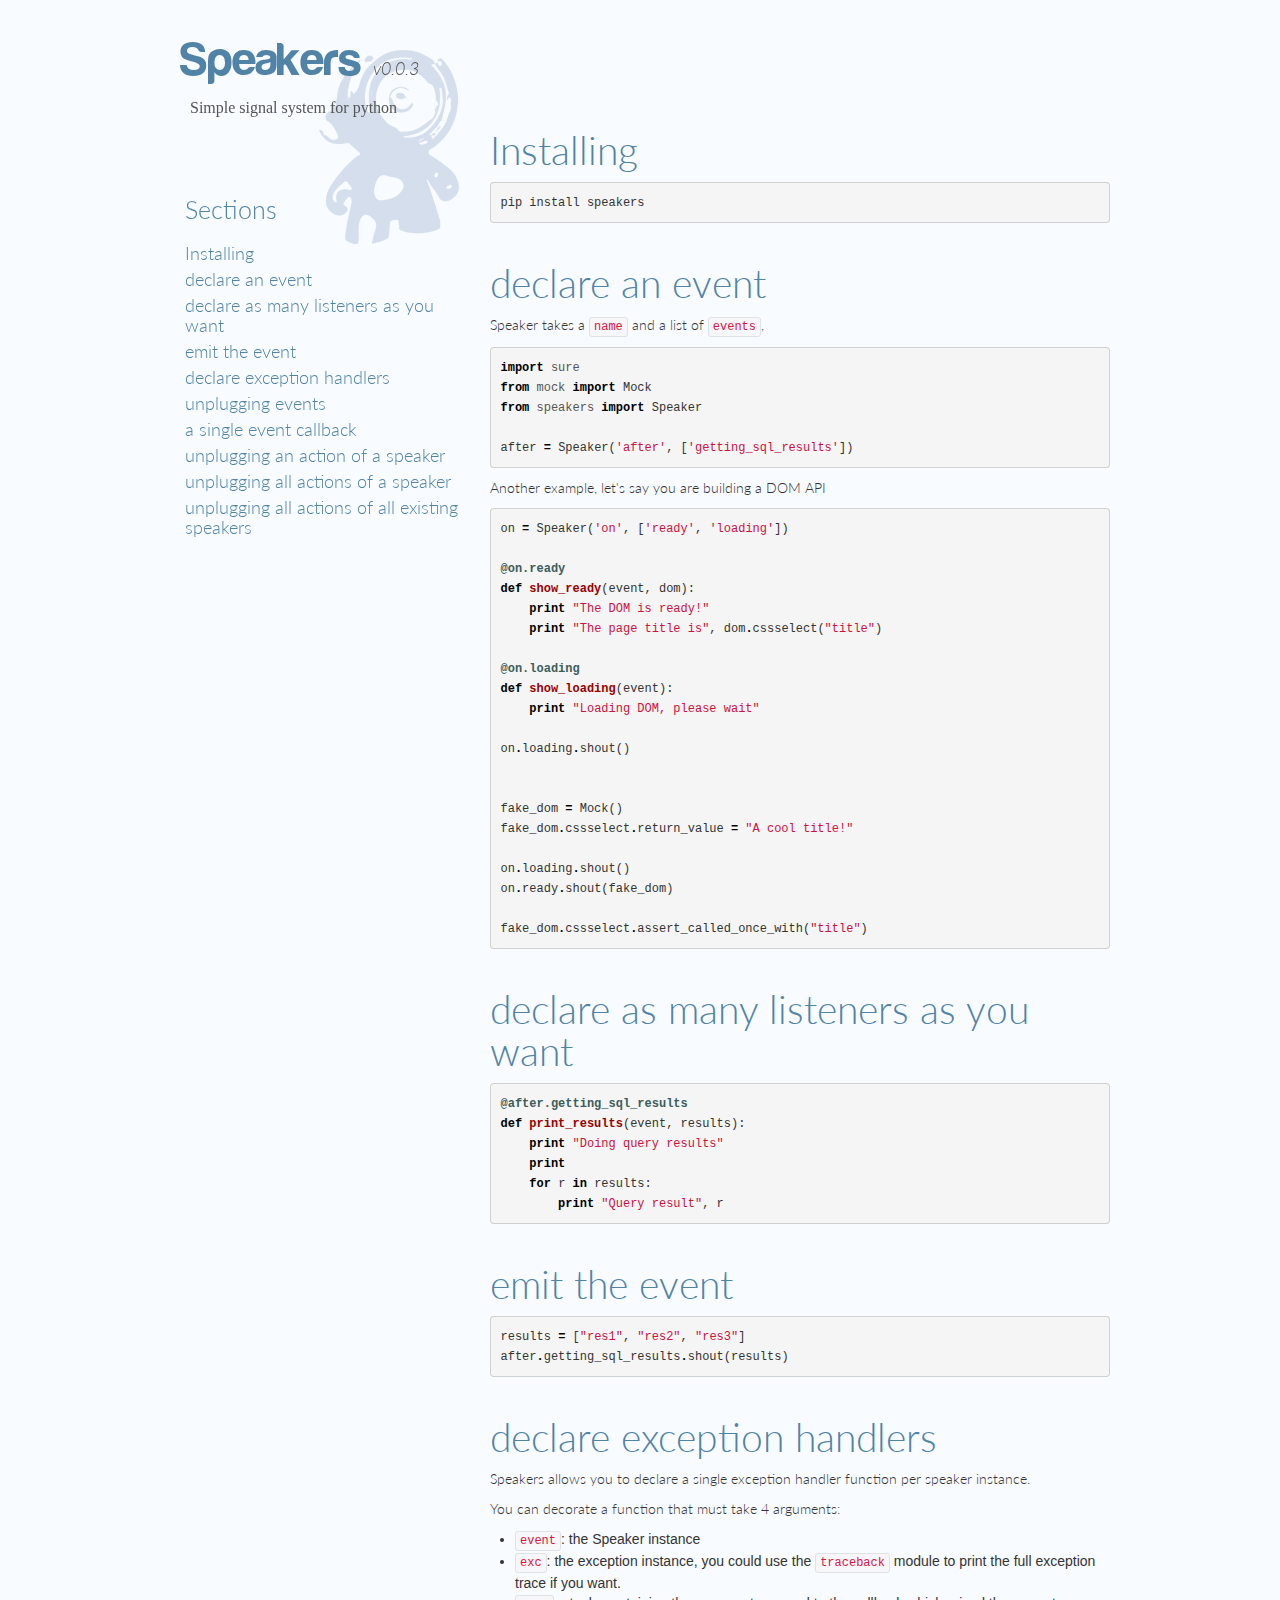
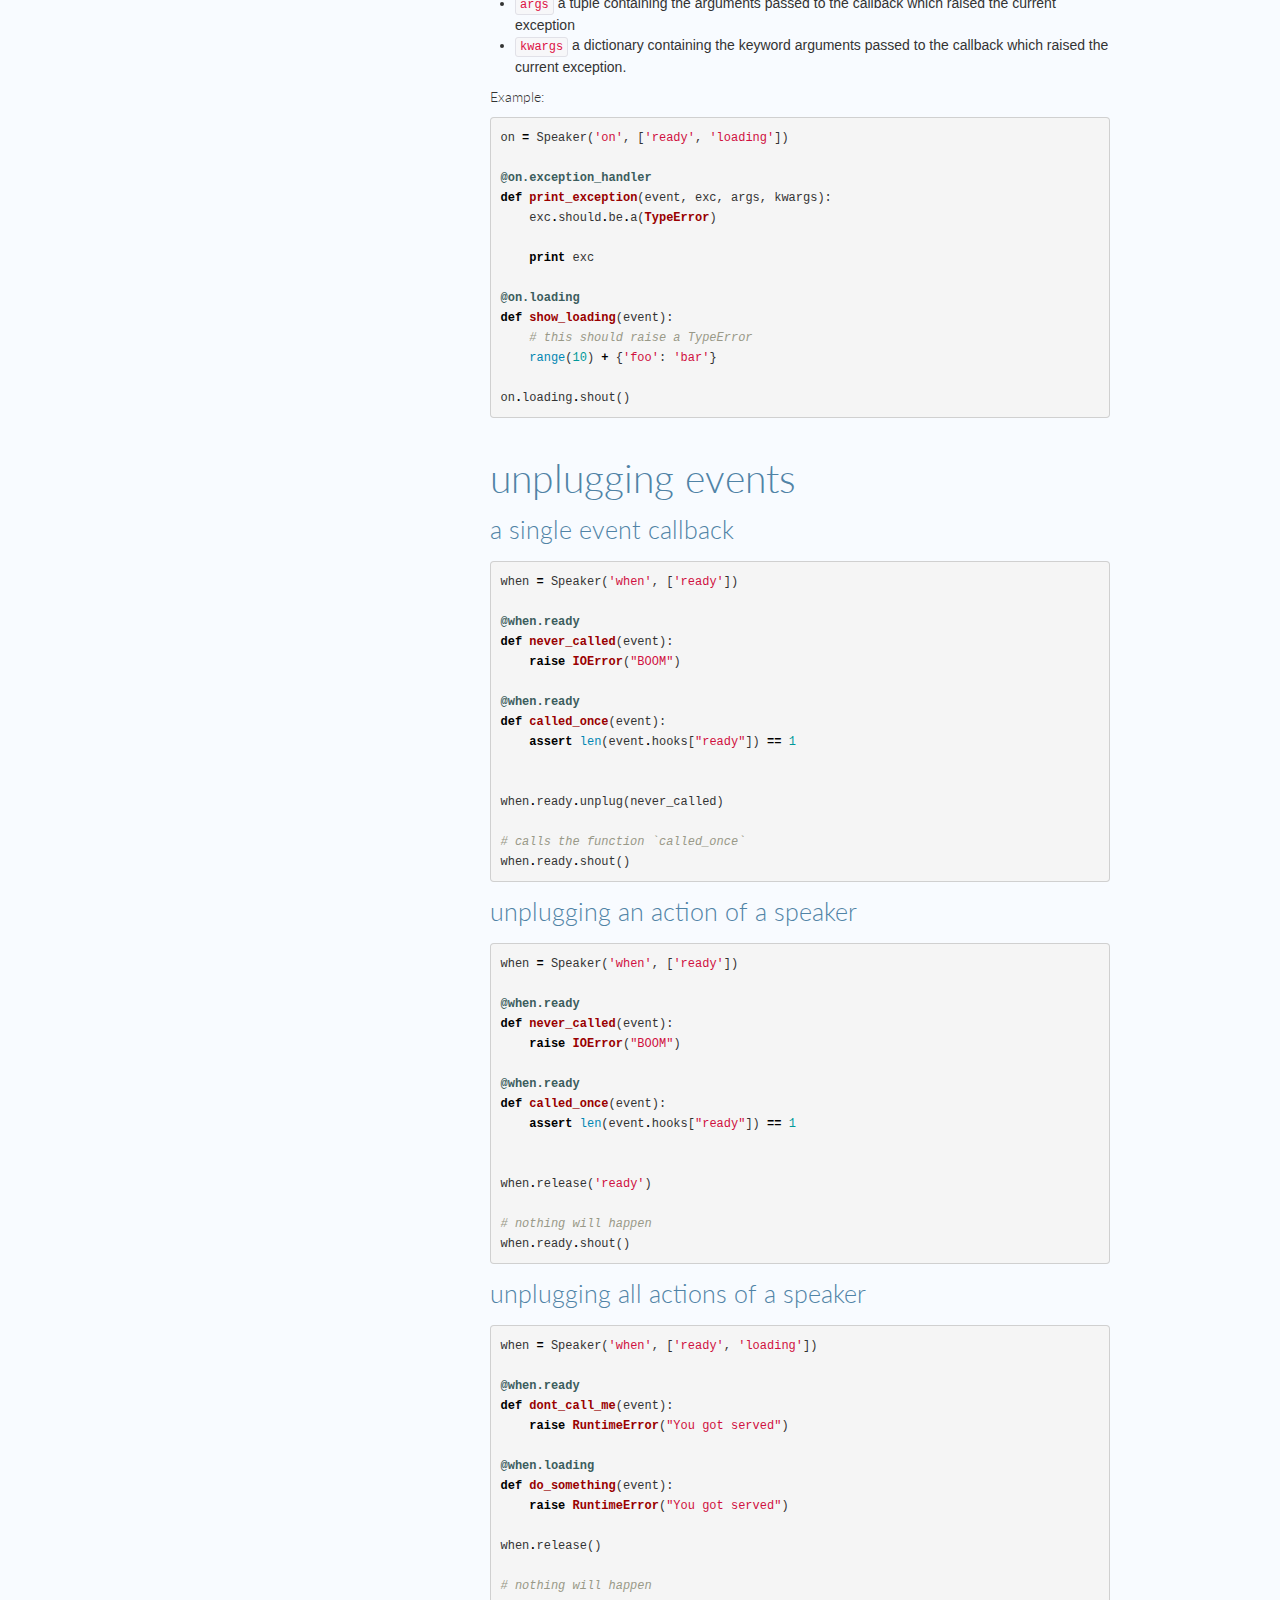
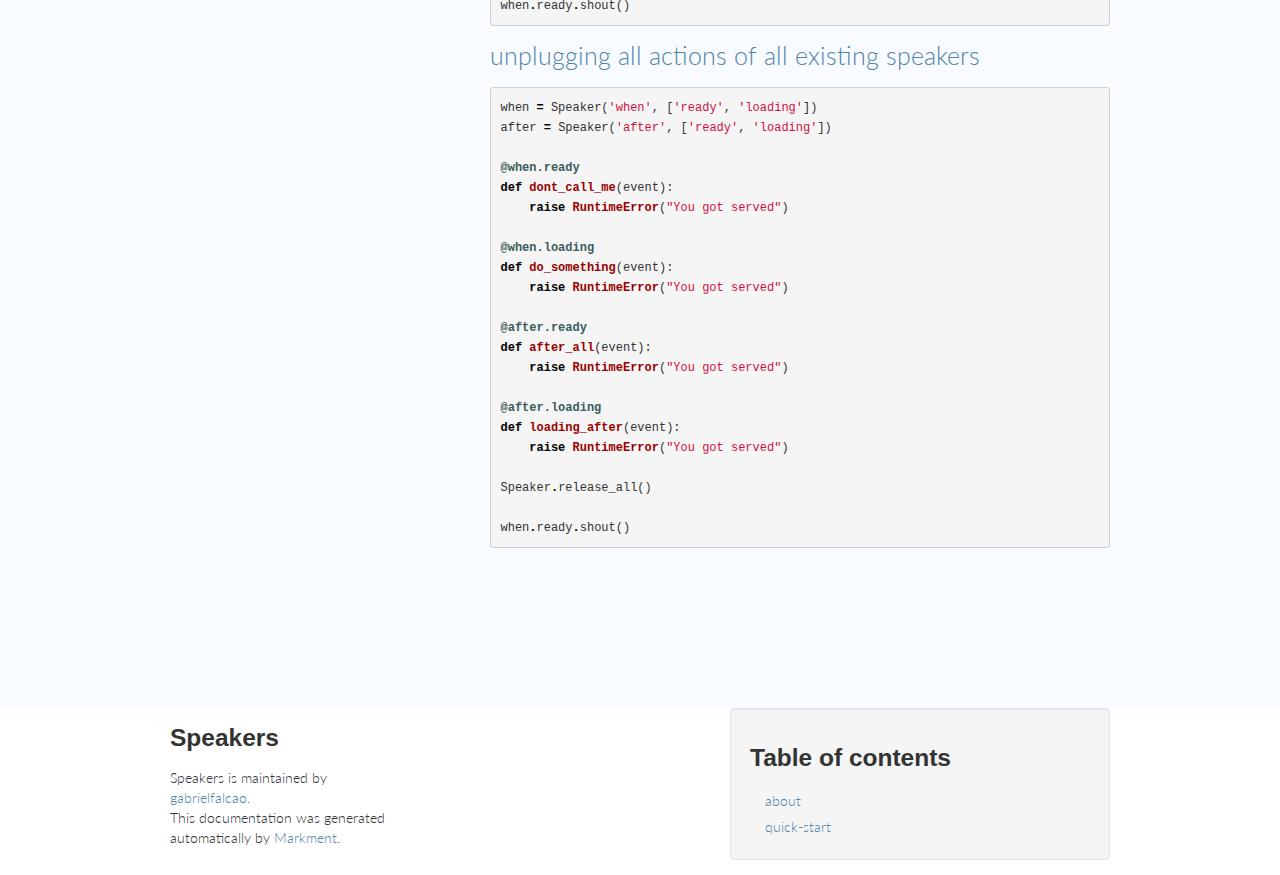
<file: index.html>
<!DOCTYPE html>
<html lang="en">
  <head>
    <meta charset="utf-8">
    <title>Speakers by gabrielfalcao</title>
    <meta name="viewport" content="width=device-width, initial-scale=1.0">
    <link href='http://fonts.googleapis.com/css?family=Lato:100,300,400,700,900' rel='stylesheet' type='text/css'>

    <!-- Loading Bootstrap -->
    <link href="./assets/css/bootstrap.css" rel="stylesheet">
    <link href="./assets/css/markment.css" rel="stylesheet">

    <link href="./assets/css/github.css" rel="stylesheet">
    <link rel="shortcut icon" href="./assets/images/favicon.ico">

    <!-- HTML5 shim, for IE6-8 support of HTML5 elements. All other JS at the end of file. -->
    <!--[if lt IE 9]>
    <script src="js/html5shiv.js"></script>
    <![endif]-->
  </head>
  <body>
<script>
  (function(i,s,o,g,r,a,m){i['GoogleAnalyticsObject']=r;i[r]=i[r]||function(){
  (i[r].q=i[r].q||[]).push(arguments)},i[r].l=1*new Date();a=s.createElement(o),
  m=s.getElementsByTagName(o)[0];a.async=1;a.src=g;m.parentNode.insertBefore(a,m)
  })(window,document,'script','//www.google-analytics.com/analytics.js','ga');

  ga('create', 'UA-1277640-18', 'falcao.it');
  ga('send', 'pageview');

</script>


    <div class="container">
      <div class="logo">
        <h1>Speakers
         <em>v0.0.3</em>
</h1>


        <small>Simple signal system for python</small></h1>
      </div>
      <div class="row">
        <div class="span4">
          <ul class="nav nav-list menu">
            <li><h3><a href="#init">Sections</a></h3></li>
              
                <li>
    <a class="btn-large"
       href="#installing">
       Installing
    </a>
    </li>

  
              
                <li>
    <a class="btn-large"
       href="#declare-an-event">
       declare an event
    </a>
    </li>

  
              
                <li>
    <a class="btn-large"
       href="#declare-as-many-listeners-as-you-want">
       declare as many listeners as you want
    </a>
    </li>

  
              
                <li>
    <a class="btn-large"
       href="#emit-the-event">
       emit the event
    </a>
    </li>

  
              
                <li>
    <a class="btn-large"
       href="#declare-exception-handlers">
       declare exception handlers
    </a>
    </li>

  
              
                <li>
    <a class="btn-large"
       href="#unplugging-events">
       unplugging events
    </a>
    </li>

  
    
      <li>
    <a class="btn-large"
       href="#a-single-event-callback">
       a single event callback
    </a>
    </li>

  
    
      <li>
    <a class="btn-large"
       href="#unplugging-an-action-of-a-speaker">
       unplugging an action of a speaker
    </a>
    </li>

  
    
      <li>
    <a class="btn-large"
       href="#unplugging-all-actions-of-a-speaker">
       unplugging all actions of a speaker
    </a>
    </li>

  
    
      <li>
    <a class="btn-large"
       href="#unplugging-all-actions-of-all-existing-speakers">
       unplugging all actions of all existing speakers
    </a>
    </li>

  
    
  
    
  
              
          </ul>

        </div><!-- .span4 -->
        <div class="span8" style="padding-bottom: 150px;margin-top: 90px;">
          <a href="#init" id="init" name="init"></a>
          <h1 id="installing" name="installing"><a href="#installing">Installing</a></h1><div class="highlight"><pre name="installing-example-1">pip install speakers
</pre></div>
<h1 id="declare-an-event" name="declare-an-event"><a href="#declare-an-event">declare an event</a></h1>
<p>Speaker takes a <code>name</code> and a list of <code>events</code>,</p>
<div class="highlight"><pre name="declare-an-event-example-1"><span class="kn">import</span> <span class="nn">sure</span>
<span class="kn">from</span> <span class="nn">mock</span> <span class="kn">import</span> <span class="n">Mock</span>
<span class="kn">from</span> <span class="nn">speakers</span> <span class="kn">import</span> <span class="n">Speaker</span>

<span class="n">after</span> <span class="o">=</span> <span class="n">Speaker</span><span class="p">(</span><span class="s">'after'</span><span class="p">,</span> <span class="p">[</span><span class="s">'getting_sql_results'</span><span class="p">])</span>
</pre></div>

<p>Another example, let&#39;s say you are building a DOM API</p>
<div class="highlight"><pre name="declare-an-event-example-2"><span class="n">on</span> <span class="o">=</span> <span class="n">Speaker</span><span class="p">(</span><span class="s">'on'</span><span class="p">,</span> <span class="p">[</span><span class="s">'ready'</span><span class="p">,</span> <span class="s">'loading'</span><span class="p">])</span>

<span class="nd">@on.ready</span>
<span class="k">def</span> <span class="nf">show_ready</span><span class="p">(</span><span class="n">event</span><span class="p">,</span> <span class="n">dom</span><span class="p">):</span>
    <span class="k">print</span> <span class="s">"The DOM is ready!"</span>
    <span class="k">print</span> <span class="s">"The page title is"</span><span class="p">,</span> <span class="n">dom</span><span class="o">.</span><span class="n">cssselect</span><span class="p">(</span><span class="s">"title"</span><span class="p">)</span>

<span class="nd">@on.loading</span>
<span class="k">def</span> <span class="nf">show_loading</span><span class="p">(</span><span class="n">event</span><span class="p">):</span>
    <span class="k">print</span> <span class="s">"Loading DOM, please wait"</span>

<span class="n">on</span><span class="o">.</span><span class="n">loading</span><span class="o">.</span><span class="n">shout</span><span class="p">()</span>


<span class="n">fake_dom</span> <span class="o">=</span> <span class="n">Mock</span><span class="p">()</span>
<span class="n">fake_dom</span><span class="o">.</span><span class="n">cssselect</span><span class="o">.</span><span class="n">return_value</span> <span class="o">=</span> <span class="s">"A cool title!"</span>

<span class="n">on</span><span class="o">.</span><span class="n">loading</span><span class="o">.</span><span class="n">shout</span><span class="p">()</span>
<span class="n">on</span><span class="o">.</span><span class="n">ready</span><span class="o">.</span><span class="n">shout</span><span class="p">(</span><span class="n">fake_dom</span><span class="p">)</span>

<span class="n">fake_dom</span><span class="o">.</span><span class="n">cssselect</span><span class="o">.</span><span class="n">assert_called_once_with</span><span class="p">(</span><span class="s">"title"</span><span class="p">)</span>
</pre></div>
<h1 id="declare-as-many-listeners-as-you-want" name="declare-as-many-listeners-as-you-want"><a href="#declare-as-many-listeners-as-you-want">declare as many listeners as you want</a></h1><div class="highlight"><pre name="declare-as-many-listeners-as-you-want-example-1"><span class="nd">@after.getting_sql_results</span>
<span class="k">def</span> <span class="nf">print_results</span><span class="p">(</span><span class="n">event</span><span class="p">,</span> <span class="n">results</span><span class="p">):</span>
    <span class="k">print</span> <span class="s">"Doing query results"</span>
    <span class="k">print</span>
    <span class="k">for</span> <span class="n">r</span> <span class="ow">in</span> <span class="n">results</span><span class="p">:</span>
        <span class="k">print</span> <span class="s">"Query result"</span><span class="p">,</span> <span class="n">r</span>
</pre></div>
<h1 id="emit-the-event" name="emit-the-event"><a href="#emit-the-event">emit the event</a></h1><div class="highlight"><pre name="emit-the-event-example-1"><span class="n">results</span> <span class="o">=</span> <span class="p">[</span><span class="s">"res1"</span><span class="p">,</span> <span class="s">"res2"</span><span class="p">,</span> <span class="s">"res3"</span><span class="p">]</span>
<span class="n">after</span><span class="o">.</span><span class="n">getting_sql_results</span><span class="o">.</span><span class="n">shout</span><span class="p">(</span><span class="n">results</span><span class="p">)</span>
</pre></div>
<h1 id="declare-exception-handlers" name="declare-exception-handlers"><a href="#declare-exception-handlers">declare exception handlers</a></h1>
<p>Speakers allows you to declare a single exception handler function per speaker instance.</p>

<p>You can decorate a function that must take 4 arguments:</p>

<ul>
<li><code>event</code>: the Speaker instance</li>
<li><code>exc</code>: the exception instance, you could use the <a href="http://docs.python.org/2/library/traceback.html#traceback.format_exc" title="None"><code>traceback</code></a> module to print the full exception trace if you want.</li>
<li><code>args</code> a tuple containing the arguments passed to the callback which raised the current exception</li>
<li><code>kwargs</code> a dictionary containing the keyword arguments passed to the callback which raised the current exception.</li>
</ul>

<p>Example:</p>
<div class="highlight"><pre name="declare-exception-handlers-example-1"><span class="n">on</span> <span class="o">=</span> <span class="n">Speaker</span><span class="p">(</span><span class="s">'on'</span><span class="p">,</span> <span class="p">[</span><span class="s">'ready'</span><span class="p">,</span> <span class="s">'loading'</span><span class="p">])</span>

<span class="nd">@on.exception_handler</span>
<span class="k">def</span> <span class="nf">print_exception</span><span class="p">(</span><span class="n">event</span><span class="p">,</span> <span class="n">exc</span><span class="p">,</span> <span class="n">args</span><span class="p">,</span> <span class="n">kwargs</span><span class="p">):</span>
    <span class="n">exc</span><span class="o">.</span><span class="n">should</span><span class="o">.</span><span class="n">be</span><span class="o">.</span><span class="n">a</span><span class="p">(</span><span class="ne">TypeError</span><span class="p">)</span>

    <span class="k">print</span> <span class="n">exc</span>

<span class="nd">@on.loading</span>
<span class="k">def</span> <span class="nf">show_loading</span><span class="p">(</span><span class="n">event</span><span class="p">):</span>
    <span class="c"># this should raise a TypeError</span>
    <span class="nb">range</span><span class="p">(</span><span class="mi">10</span><span class="p">)</span> <span class="o">+</span> <span class="p">{</span><span class="s">'foo'</span><span class="p">:</span> <span class="s">'bar'</span><span class="p">}</span>

<span class="n">on</span><span class="o">.</span><span class="n">loading</span><span class="o">.</span><span class="n">shout</span><span class="p">()</span>
</pre></div>
<h1 id="unplugging-events" name="unplugging-events"><a href="#unplugging-events">unplugging events</a></h1><h3 id="a-single-event-callback" name="a-single-event-callback"><a href="#a-single-event-callback">a single event callback</a></h3><div class="highlight"><pre name="unplugging-events-example-1"><span class="n">when</span> <span class="o">=</span> <span class="n">Speaker</span><span class="p">(</span><span class="s">'when'</span><span class="p">,</span> <span class="p">[</span><span class="s">'ready'</span><span class="p">])</span>

<span class="nd">@when.ready</span>
<span class="k">def</span> <span class="nf">never_called</span><span class="p">(</span><span class="n">event</span><span class="p">):</span>
    <span class="k">raise</span> <span class="ne">IOError</span><span class="p">(</span><span class="s">"BOOM"</span><span class="p">)</span>

<span class="nd">@when.ready</span>
<span class="k">def</span> <span class="nf">called_once</span><span class="p">(</span><span class="n">event</span><span class="p">):</span>
    <span class="k">assert</span> <span class="nb">len</span><span class="p">(</span><span class="n">event</span><span class="o">.</span><span class="n">hooks</span><span class="p">[</span><span class="s">"ready"</span><span class="p">])</span> <span class="o">==</span> <span class="mi">1</span>


<span class="n">when</span><span class="o">.</span><span class="n">ready</span><span class="o">.</span><span class="n">unplug</span><span class="p">(</span><span class="n">never_called</span><span class="p">)</span>

<span class="c"># calls the function `called_once`</span>
<span class="n">when</span><span class="o">.</span><span class="n">ready</span><span class="o">.</span><span class="n">shout</span><span class="p">()</span>
</pre></div>
<h3 id="unplugging-an-action-of-a-speaker" name="unplugging-an-action-of-a-speaker"><a href="#unplugging-an-action-of-a-speaker">unplugging an action of a speaker</a></h3><div class="highlight"><pre name="unplugging-events-example-2"><span class="n">when</span> <span class="o">=</span> <span class="n">Speaker</span><span class="p">(</span><span class="s">'when'</span><span class="p">,</span> <span class="p">[</span><span class="s">'ready'</span><span class="p">])</span>

<span class="nd">@when.ready</span>
<span class="k">def</span> <span class="nf">never_called</span><span class="p">(</span><span class="n">event</span><span class="p">):</span>
    <span class="k">raise</span> <span class="ne">IOError</span><span class="p">(</span><span class="s">"BOOM"</span><span class="p">)</span>

<span class="nd">@when.ready</span>
<span class="k">def</span> <span class="nf">called_once</span><span class="p">(</span><span class="n">event</span><span class="p">):</span>
    <span class="k">assert</span> <span class="nb">len</span><span class="p">(</span><span class="n">event</span><span class="o">.</span><span class="n">hooks</span><span class="p">[</span><span class="s">"ready"</span><span class="p">])</span> <span class="o">==</span> <span class="mi">1</span>


<span class="n">when</span><span class="o">.</span><span class="n">release</span><span class="p">(</span><span class="s">'ready'</span><span class="p">)</span>

<span class="c"># nothing will happen</span>
<span class="n">when</span><span class="o">.</span><span class="n">ready</span><span class="o">.</span><span class="n">shout</span><span class="p">()</span>
</pre></div>
<h3 id="unplugging-all-actions-of-a-speaker" name="unplugging-all-actions-of-a-speaker"><a href="#unplugging-all-actions-of-a-speaker">unplugging all actions of a speaker</a></h3><div class="highlight"><pre name="unplugging-events-example-3"><span class="n">when</span> <span class="o">=</span> <span class="n">Speaker</span><span class="p">(</span><span class="s">'when'</span><span class="p">,</span> <span class="p">[</span><span class="s">'ready'</span><span class="p">,</span> <span class="s">'loading'</span><span class="p">])</span>

<span class="nd">@when.ready</span>
<span class="k">def</span> <span class="nf">dont_call_me</span><span class="p">(</span><span class="n">event</span><span class="p">):</span>
    <span class="k">raise</span> <span class="ne">RuntimeError</span><span class="p">(</span><span class="s">"You got served"</span><span class="p">)</span>

<span class="nd">@when.loading</span>
<span class="k">def</span> <span class="nf">do_something</span><span class="p">(</span><span class="n">event</span><span class="p">):</span>
    <span class="k">raise</span> <span class="ne">RuntimeError</span><span class="p">(</span><span class="s">"You got served"</span><span class="p">)</span>

<span class="n">when</span><span class="o">.</span><span class="n">release</span><span class="p">()</span>

<span class="c"># nothing will happen</span>
<span class="n">when</span><span class="o">.</span><span class="n">ready</span><span class="o">.</span><span class="n">shout</span><span class="p">()</span>
</pre></div>
<h3 id="unplugging-all-actions-of-all-existing-speakers" name="unplugging-all-actions-of-all-existing-speakers"><a href="#unplugging-all-actions-of-all-existing-speakers">unplugging all actions of all existing speakers</a></h3><div class="highlight"><pre name="unplugging-events-example-4"><span class="n">when</span> <span class="o">=</span> <span class="n">Speaker</span><span class="p">(</span><span class="s">'when'</span><span class="p">,</span> <span class="p">[</span><span class="s">'ready'</span><span class="p">,</span> <span class="s">'loading'</span><span class="p">])</span>
<span class="n">after</span> <span class="o">=</span> <span class="n">Speaker</span><span class="p">(</span><span class="s">'after'</span><span class="p">,</span> <span class="p">[</span><span class="s">'ready'</span><span class="p">,</span> <span class="s">'loading'</span><span class="p">])</span>

<span class="nd">@when.ready</span>
<span class="k">def</span> <span class="nf">dont_call_me</span><span class="p">(</span><span class="n">event</span><span class="p">):</span>
    <span class="k">raise</span> <span class="ne">RuntimeError</span><span class="p">(</span><span class="s">"You got served"</span><span class="p">)</span>

<span class="nd">@when.loading</span>
<span class="k">def</span> <span class="nf">do_something</span><span class="p">(</span><span class="n">event</span><span class="p">):</span>
    <span class="k">raise</span> <span class="ne">RuntimeError</span><span class="p">(</span><span class="s">"You got served"</span><span class="p">)</span>

<span class="nd">@after.ready</span>
<span class="k">def</span> <span class="nf">after_all</span><span class="p">(</span><span class="n">event</span><span class="p">):</span>
    <span class="k">raise</span> <span class="ne">RuntimeError</span><span class="p">(</span><span class="s">"You got served"</span><span class="p">)</span>

<span class="nd">@after.loading</span>
<span class="k">def</span> <span class="nf">loading_after</span><span class="p">(</span><span class="n">event</span><span class="p">):</span>
    <span class="k">raise</span> <span class="ne">RuntimeError</span><span class="p">(</span><span class="s">"You got served"</span><span class="p">)</span>

<span class="n">Speaker</span><span class="o">.</span><span class="n">release_all</span><span class="p">()</span>

<span class="n">when</span><span class="o">.</span><span class="n">ready</span><span class="o">.</span><span class="n">shout</span><span class="p">()</span>
</pre></div>

        </div>
      </div>
    </div> <!-- /container -->
    <footer>
      <div class="container">
        <div class="row">
          <div class="span3">
            <h3 class="footer-title">Speakers</h3>
            <p>Speakers is maintained by <a href="http://github.com/gabrielfalcao">gabrielfalcao</a>. <br />
              This documentation was generated automatically by <a href="http://octomarks.io/gabrielfalcao/markment">Markment</a>.
            </p>
          </div> <!-- /span8 -->
          <div class="span4">
          </div>
          <div class="span5">
            <div class="well">
              <h3 class="footer-title">Table of contents</h3>
              <ul class="nav nav-list">
                 
                <li>
                  <a href="./about.html">
                        about
                  </a>
                </li>
                 
                <li>
                  <a href="./quick-start.html">
                        quick-start
                  </a>
                </li>
                 
              </ul>
            </div>
          </div>
        </div>
      </div>
    </footer>
  </body>
</html>
</file>
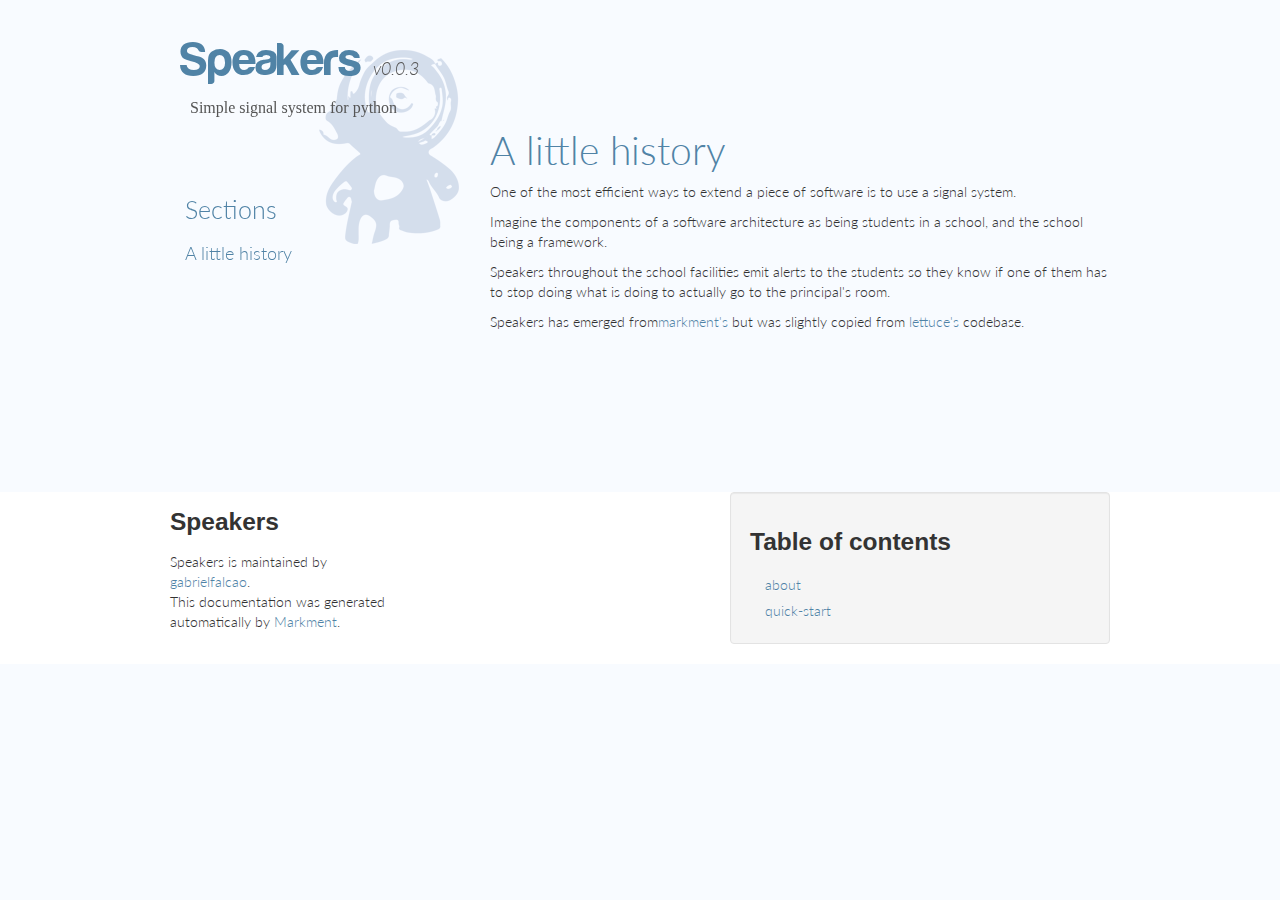
<file: about.html>
<!DOCTYPE html>
<html lang="en">
  <head>
    <meta charset="utf-8">
    <title>Speakers by gabrielfalcao</title>
    <meta name="viewport" content="width=device-width, initial-scale=1.0">
    <link href='http://fonts.googleapis.com/css?family=Lato:100,300,400,700,900' rel='stylesheet' type='text/css'>

    <!-- Loading Bootstrap -->
    <link href="./assets/css/bootstrap.css" rel="stylesheet">
    <link href="./assets/css/markment.css" rel="stylesheet">

    <link href="./assets/css/github.css" rel="stylesheet">
    <link rel="shortcut icon" href="./assets/images/favicon.ico">

    <!-- HTML5 shim, for IE6-8 support of HTML5 elements. All other JS at the end of file. -->
    <!--[if lt IE 9]>
    <script src="js/html5shiv.js"></script>
    <![endif]-->
  </head>
  <body>
<script>
  (function(i,s,o,g,r,a,m){i['GoogleAnalyticsObject']=r;i[r]=i[r]||function(){
  (i[r].q=i[r].q||[]).push(arguments)},i[r].l=1*new Date();a=s.createElement(o),
  m=s.getElementsByTagName(o)[0];a.async=1;a.src=g;m.parentNode.insertBefore(a,m)
  })(window,document,'script','//www.google-analytics.com/analytics.js','ga');

  ga('create', 'UA-1277640-18', 'falcao.it');
  ga('send', 'pageview');

</script>


    <div class="container">
      <div class="logo">
        <h1>Speakers
         <em>v0.0.3</em>
</h1>


        <small>Simple signal system for python</small></h1>
      </div>
      <div class="row">
        <div class="span4">
          <ul class="nav nav-list menu">
            <li><h3><a href="#init">Sections</a></h3></li>
              
                <li>
    <a class="btn-large"
       href="#a-little-history">
       A little history
    </a>
    </li>

  
              
          </ul>

        </div><!-- .span4 -->
        <div class="span8" style="padding-bottom: 150px;margin-top: 90px;">
          <a href="#init" id="init" name="init"></a>
          <h1 id="a-little-history" name="a-little-history"><a href="#a-little-history">A little history</a></h1>
<p>One of the most efficient ways to extend a piece of software is to use a signal system.</p>

<p>Imagine the components of a software architecture as being students in
a school, and the school being a framework.</p>

<p>Speakers throughout the school facilities emit alerts to the students
so they know if one of them has to stop doing what is doing to
actually go to the principal&#39;s room.</p>

<p>Speakers has emerged from<a href="http://gabrielfalcao.github.io/markment" title="None">markment&#39;s</a> but was slightly copied from <a href="http://lettuce.it" title="None">lettuce&#39;s</a> codebase.</p>

        </div>
      </div>
    </div> <!-- /container -->
    <footer>
      <div class="container">
        <div class="row">
          <div class="span3">
            <h3 class="footer-title">Speakers</h3>
            <p>Speakers is maintained by <a href="http://github.com/gabrielfalcao">gabrielfalcao</a>. <br />
              This documentation was generated automatically by <a href="http://octomarks.io/gabrielfalcao/markment">Markment</a>.
            </p>
          </div> <!-- /span8 -->
          <div class="span4">
          </div>
          <div class="span5">
            <div class="well">
              <h3 class="footer-title">Table of contents</h3>
              <ul class="nav nav-list">
                 
                <li>
                  <a href="./about.html">
                        about
                  </a>
                </li>
                 
                <li>
                  <a href="./quick-start.html">
                        quick-start
                  </a>
                </li>
                 
              </ul>
            </div>
          </div>
        </div>
      </div>
    </footer>
  </body>
</html>
</file>
<file: assets/css/markment.css>
@font-face
{
font-family: Harabara;
src: url('../fonts/Harabara.ttf')
    ,url('../fonts/Harabara.eot'); /* IE9 */
}


.logo {
  display: block;
  position: fixed;
  background: url("../images/logo.png") no-repeat 149px 20px;
  width: 370px;
  height: 400px;
  margin-top: 30px;
}

.logo h1 {
  font-family: Harabara, Lato, "Helvetica Neue", Helvetica;
  font-size: 48px;
  color: #5083a6;
  position: relative;
  margin: 10px 0 0 10px;
  padding: 0;
  display: block;
  font-weight:400
}

.logo h1 em {
  font-family: Lato, "Helvetica Neue", Helvetica;
  font-size: 18px;
  color: #555;
  font-weight:300
}

.logo small {
  font-family: Garamond, Georgia, serif;
  display: block;
  font-size: 16px;
  margin: 10px 0 0 20px;
  color: #555;
  position: relative;
  padding: 0;
}

.menu {
  position:fixed;
  margin-top: 180px;
  width: 280px
}

body {
  background: #f8fbff;
}
a, p, small {
  font-family: Lato;
  font-weight: 300;
}
pre, code, .markment pre, .markment code {
  font-family: Monaco, monospace;
  font-weight:normal;
  font-size: 12px;
}
.markment a:hover {
  color: #5083a6;
  text-decoration:none;
}
.markment a {
  color: #5083a6;
}

a:hover {
  color: #5083a6;
  text-decoration:none;
}
a {
  color: #5083a6;
}

footer {
  background: white;
}

h1 {
  margin-top: 40px;
}
</file>
<file: assets/css/github.css>
.hll { background-color: #ffffcc }
.c { color: #999988; font-style: italic } /* Comment */
.err { color: #a61717; background-color: #e3d2d2 } /* Error */
.k { color: #000000; font-weight: bold } /* Keyword */
.o { color: #000000; font-weight: bold } /* Operator */
.cm { color: #999988; font-style: italic } /* Comment.Multiline */
.cp { color: #999999; font-weight: bold; font-style: italic } /* Comment.Preproc */
.c1 { color: #999988; font-style: italic } /* Comment.Single */
.cs { color: #999999; font-weight: bold; font-style: italic } /* Comment.Special */
.gd { color: #000000; background-color: #ffdddd } /* Generic.Deleted */
.ge { color: #000000; font-style: italic } /* Generic.Emph */
.gr { color: #aa0000 } /* Generic.Error */
.gh { color: #999999 } /* Generic.Heading */
.gi { color: #000000; background-color: #ddffdd } /* Generic.Inserted */
.go { color: #888888 } /* Generic.Output */
.gp { color: #555555 } /* Generic.Prompt */
.gs { font-weight: bold } /* Generic.Strong */
.gu { color: #aaaaaa } /* Generic.Subheading */
.gt { color: #aa0000 } /* Generic.Traceback */
.kc { color: #000000; font-weight: bold } /* Keyword.Constant */
.kd { color: #000000; font-weight: bold } /* Keyword.Declaration */
.kn { color: #000000; font-weight: bold } /* Keyword.Namespace */
.kp { color: #000000; font-weight: bold } /* Keyword.Pseudo */
.kr { color: #000000; font-weight: bold } /* Keyword.Reserved */
.kt { color: #445588; font-weight: bold } /* Keyword.Type */
.m { color: #009999 } /* Literal.Number */
.s { color: #d01040 } /* Literal.String */
.na { color: #008080 } /* Name.Attribute */
.nb { color: #0086B3 } /* Name.Builtin */
.nc { color: #445588; font-weight: bold } /* Name.Class */
.no { color: #008080 } /* Name.Constant */
.nd { color: #3c5d5d; font-weight: bold } /* Name.Decorator */
.ni { color: #800080 } /* Name.Entity */
.ne { color: #990000; font-weight: bold } /* Name.Exception */
.nf { color: #990000; font-weight: bold } /* Name.Function */
.nl { color: #990000; font-weight: bold } /* Name.Label */
.nn { color: #555555 } /* Name.Namespace */
.nt { color: #000080 } /* Name.Tag */
.nv { color: #008080 } /* Name.Variable */
.ow { color: #000000; font-weight: bold } /* Operator.Word */
.w { color: #bbbbbb } /* Text.Whitespace */
.mf { color: #009999 } /* Literal.Number.Float */
.mh { color: #009999 } /* Literal.Number.Hex */
.mi { color: #009999 } /* Literal.Number.Integer */
.mo { color: #009999 } /* Literal.Number.Oct */
.sb { color: #d01040 } /* Literal.String.Backtick */
.sc { color: #d01040 } /* Literal.String.Char */
.sd { color: #d01040 } /* Literal.String.Doc */
.s2 { color: #d01040 } /* Literal.String.Double */
.se { color: #d01040 } /* Literal.String.Escape */
.sh { color: #d01040 } /* Literal.String.Heredoc */
.si { color: #d01040 } /* Literal.String.Interpol */
.sx { color: #d01040 } /* Literal.String.Other */
.sr { color: #009926 } /* Literal.String.Regex */
.s1 { color: #d01040 } /* Literal.String.Single */
.ss { color: #990073 } /* Literal.String.Symbol */
.bp { color: #999999 } /* Name.Builtin.Pseudo */
.vc { color: #008080 } /* Name.Variable.Class */
.vg { color: #008080 } /* Name.Variable.Global */
.vi { color: #008080 } /* Name.Variable.Instance */
.il { color: #009999 } /* Literal.Number.Integer.Long */
</file>
